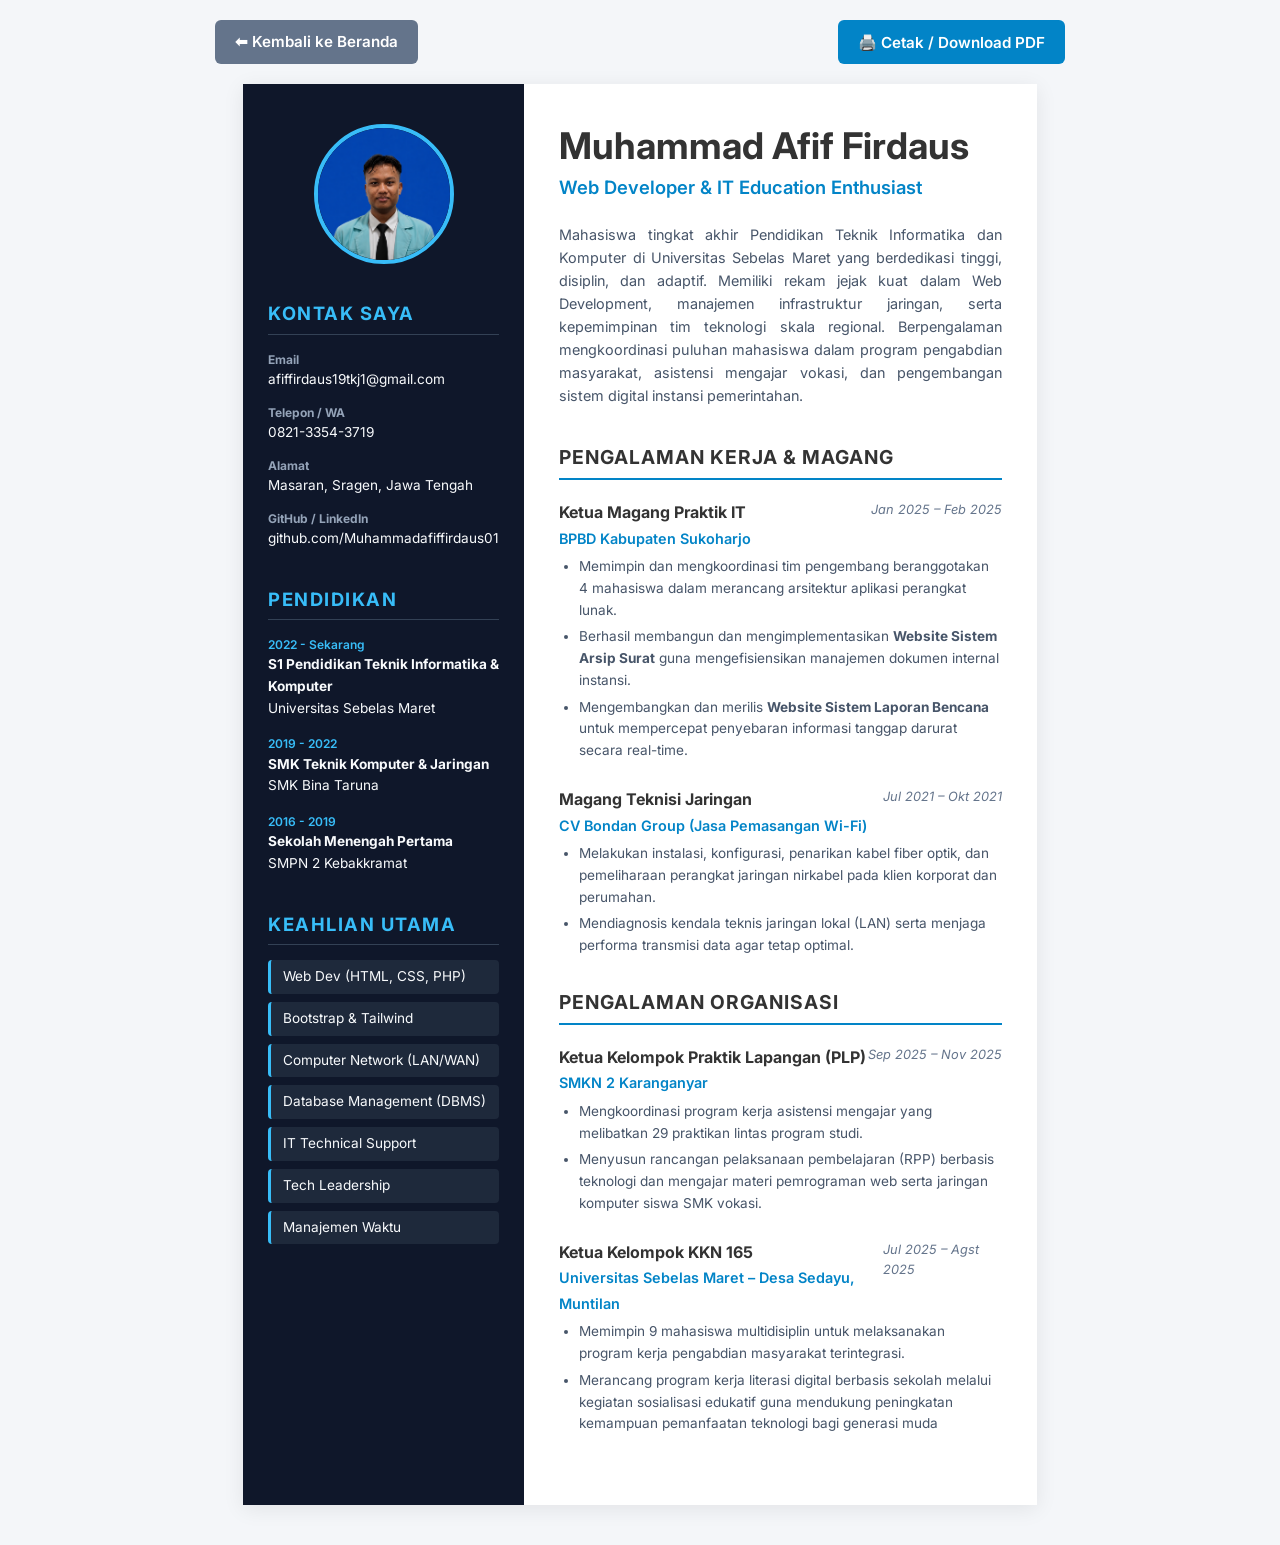
<file: buat_CV.html>
<!DOCTYPE html>
<html lang="id">
<head>
    <meta charset="UTF-8">
    <meta name="viewport" content="width=device-width, initial-scale=1.0">
    <title>CV Muhammad Afif Firdaus</title>
    <style>
    @import url('https://fonts.googleapis.com/css2?family=Inter:wght=300;400;600;700&display=swap');
    
    :root {
        --bg-body: #f4f6f9;
        --bg-cv: #ffffff;
        --text-main: #333333;
        --text-muted: #475569;
        --sidebar-bg: #0f172a;
        --sidebar-text: #f8fafc;
    }

    /* AUTO DETEKSI TEMA USER (GELAP/CERAH) */
    @media (prefers-color-scheme: dark) {
        :root {
            --bg-body: #0f172a;
            --bg-cv: #1e293b;
            --text-main: #f8fafc;
            --text-muted: #cbd5e1;
            --sidebar-bg: #020617;
            --sidebar-text: #f1f5f9;
        }
    }

    * {
        margin: 0;
        padding: 0;
        box-sizing: border-box;
        font-family: 'Inter', sans-serif;
    }

    body {
        background-color: var(--bg-body);
        color: var(--text-main);
        line-height: 1.6;
        padding: 20px 0 40px 0;
    }

    /* ACTION BAR */
    .action-bar {
        max-width: 850px;
        margin: 0 auto 20px auto;
        display: flex;
        justify-content: space-between;
    }

    .btn-action {
        padding: 10px 20px;
        border: none;
        border-radius: 6px;
        font-weight: 600;
        cursor: pointer;
        text-decoration: none;
        display: inline-flex;
        align-items: center;
        gap: 8px;
        font-size: 0.95rem;
        transition: background 0.2s;
    }

    .btn-back {
        background-color: #64748b;
        color: white;
    }

    .btn-back:hover {
        background-color: #475569;
    }

    .btn-download {
        background-color: #0284c7;
        color: white;
    }

    .btn-download:hover {
        background-color: #0369a1;
    }

    /* SOLUSI POTONGAN HALAMAN: Menggunakan width proporsional dan membiarkan height kalkulasi otomatis */
    .cv-container {
        width: 210mm;
        height: auto;
        margin: 0 auto;
        background: var(--bg-cv);
        box-shadow: 0 4px 20px rgba(0,0,0,0.08);
        display: grid;
        grid-template-columns: 1fr 2fr;
    }

    /* SIDEBAR (LEFT) */
    .sidebar {
        background: var(--sidebar-bg);
        color: var(--sidebar-text);
        padding: 40px 25px;
    }

    .profile-img {
        width: 140px;
        height: 140px;
        border-radius: 50%;
        border: 4px solid #38bdf8;
        margin: 0 auto 25px auto;
        display: block;
        object-fit: cover;
    }

    .sidebar-title {
        font-size: 1.15rem;
        text-transform: uppercase;
        letter-spacing: 1.5px;
        color: #38bdf8;
        margin-bottom: 15px;
        margin-top: 35px;
        border-bottom: 1px solid #334155;
        padding-bottom: 5px;
    }

    .contact-item {
        margin-bottom: 12px;
        font-size: 0.85rem;
        word-wrap: break-word;
    }

    .contact-item strong {
        display: block;
        color: #94a3b8;
        font-size: 0.75rem;
    }

    .skill-list {
        list-style: none;
    }

    .skill-list li {
        font-size: 0.85rem;
        margin-bottom: 8px;
        background: #1e293b;
        padding: 6px 12px;
        border-radius: 4px;
        border-left: 3px solid #38bdf8;
        /* Mengamankan item keahlian agar tidak terbelah di tengah kotak */
        page-break-inside: avoid;
        break-inside: avoid;
    }

    .education-item {
        margin-bottom: 15px;
        font-size: 0.85rem;
        page-break-inside: avoid;
        break-inside: avoid;
    }

    .education-item .year {
        color: #38bdf8;
        font-weight: 600;
        font-size: 0.75rem;
    }

    /* MAIN CONTENT (RIGHT) */
    .main-content {
        padding: 40px 35px;
        background: var(--bg-cv);
    }

    .header-name {
        font-size: 2.3rem;
        font-weight: 700;
        color: var(--text-main);
        line-height: 1.2;
    }

    .header-title {
        font-size: 1.15rem;
        color: #0284c7;
        font-weight: 600;
        margin-top: 5px;
        margin-bottom: 20px;
    }

    .summary {
        font-size: 0.9rem;
        color: var(--text-muted);
        text-align: justify;
        margin-bottom: 35px;
    }

    .section-title {
        font-size: 1.2rem;
        color: var(--text-main);
        text-transform: uppercase;
        letter-spacing: 1px;
        margin-bottom: 20px;
        border-bottom: 2px solid #0284c7;
        padding-bottom: 5px;
    }

    .experience-container {
        margin-bottom: 30px;
    }

    .exp-item {
        margin-bottom: 25px;
        /* Memaksa satu blok pengalaman pindah utuh ke halaman berikutnya jika ruang tidak cukup */
        page-break-inside: avoid; 
        break-inside: avoid;
    }

    .exp-header {
        display: flex;
        justify-content: space-between;
        align-items: flex-start;
        margin-bottom: 5px;
    }

    .exp-role {
        font-weight: 700;
        color: var(--text-main);
        font-size: 1rem;
    }

    .exp-company {
        color: #0284c7;
        font-weight: 600;
        font-size: 0.9rem;
    }

    .exp-date {
        font-size: 0.8rem;
        color: #64748b;
        font-style: italic;
    }

    .exp-dots {
        padding-left: 20px;
        font-size: 0.85rem;
        color: var(--text-muted);
    }

    .exp-dots li {
        margin-bottom: 5px;
    }

    /* PENGATURAN PRINTING FIX UNTUK JEDA HALAMAN A4 & BERSIH HEADER FOOTER */
    @media print {
        body { 
            padding: 0; 
            margin: 0;
            background: none; 
        }
        .action-bar { 
            display: none; 
        }
        .cv-container { 
            box-shadow: none; 
            width: 210mm;
            display: grid;
        }
        @page { 
            size: A4; 
            /* Margin 0 ini berfungsi memaksa browser menghapus paksa tulisan header & footer bawaan */
            margin: 0; 
        }
        
        /* Memberikan padding bagian dalam agar konten tidak terlalu mepet ke ujung kertas A4 fisik */
        .sidebar {
            padding: 20mm 25px 20mm 25px;
        }
        .main-content {
            padding: 20mm 35px 20mm 35px;
        }

        body, .cv-container, .main-content, .sidebar {
            -webkit-print-color-adjust: exact !important;
            print-color-adjust: exact !important;
        }
    }
</style>
</head>
<body>

    <!-- ACTION BAR -->
    <div class="action-bar">
        <a href="index.html" class="btn-action btn-back">⬅ Kembali ke Beranda</a>
        <button onclick="window.print()" class="btn-action btn-download">🖨️ Cetak / Download PDF</button>
    </div>

    <!-- CV CONTAINER -->
    <div class="cv-container">
        <!-- SIDEBAR -->
        <div class="sidebar">
            <img src="img/fotoafifalmetuns.png" alt="Muhammad Afif Firdaus" class="profile-img">
            
            <h3 class="sidebar-title">Kontak Saya</h3>
            <div class="contact-item">
                <strong>Email</strong>
                afiffirdaus19tkj1@gmail.com
            </div>
            <div class="contact-item">
                <strong>Telepon / WA</strong>
                0821-3354-3719
            </div>
            <div class="contact-item">
                <strong>Alamat</strong>
                Masaran, Sragen, Jawa Tengah
            </div>
            <div class="contact-item">
                <strong>GitHub / LinkedIn</strong>
                github.com/Muhammadafiffirdaus01
            </div>

            <h3 class="sidebar-title">Pendidikan</h3>
            <div class="education-item">
                <div class="year">2022 - Sekarang</div>
                <strong>S1 Pendidikan Teknik Informatika & Komputer</strong>
                <p>Universitas Sebelas Maret</p>
            </div>
            <div class="education-item">
                <div class="year">2019 - 2022</div>
                <strong>SMK Teknik Komputer & Jaringan</strong>
                <p>SMK Bina Taruna</p>
            </div>
            <div class="education-item">
                <div class="year">2016 - 2019</div>
                <strong>Sekolah Menengah Pertama</strong>
                <p>SMPN 2 Kebakkramat</p>
            </div>

            <h3 class="sidebar-title">Keahlian Utama</h3>
            <ul class="skill-list">
                <li>Web Dev (HTML, CSS, PHP)</li>
                <li>Bootstrap & Tailwind</li>
                <li>Computer Network (LAN/WAN)</li>
                <li>Database Management (DBMS)</li>
                <li>IT Technical Support</li>
                <li>Tech Leadership</li>
                <li>Manajemen Waktu</li>
            </ul>
        </div>

        <!-- MAIN CONTENT -->
        <div class="main-content">
            <h1 class="header-name">Muhammad Afif Firdaus</h1>
            <div class="header-title">Web Developer & IT Education Enthusiast</div>
            
            <p class="summary">
                Mahasiswa tingkat akhir Pendidikan Teknik Informatika dan Komputer di Universitas Sebelas Maret yang berdedikasi tinggi, disiplin, dan adaptif. Memiliki rekam jejak kuat dalam Web Development, manajemen infrastruktur jaringan, serta kepemimpinan tim teknologi skala regional. Berpengalaman mengkoordinasi puluhan mahasiswa dalam program pengabdian masyarakat, asistensi mengajar vokasi, dan pengembangan sistem digital instansi pemerintahan.
            </p>

            <h2 class="section-title">Pengalaman Kerja & Magang</h2>
            <div class="experience-container">
                <div class="exp-item">
                    <div class="exp-header">
                        <div>
                            <span class="exp-role">Ketua Magang Praktik IT</span>
                            <br><span class="exp-company">BPBD Kabupaten Sukoharjo</span>
                        </div>
                        <span class="exp-date">Jan 2025 – Feb 2025</span>
                    </div>
                    <ul class="exp-dots">
                        <li>Memimpin dan mengkoordinasi tim pengembang beranggotakan 4 mahasiswa dalam merancang arsitektur aplikasi perangkat lunak.</li>
                        <li>Berhasil membangun dan mengimplementasikan <strong>Website Sistem Arsip Surat</strong> guna mengefisiensikan manajemen dokumen internal instansi.</li>
                        <li>Mengembangkan dan merilis <strong>Website Sistem Laporan Bencana</strong> untuk mempercepat penyebaran informasi tanggap darurat secara real-time.</li>
                    </ul>
                </div>

                <div class="exp-item">
                    <div class="exp-header">
                        <div>
                            <span class="exp-role">Magang Teknisi Jaringan</span>
                            <br><span class="exp-company">CV Bondan Group (Jasa Pemasangan Wi-Fi)</span>
                        </div>
                        <span class="exp-date">Jul 2021 – Okt 2021</span>
                    </div>
                    <ul class="exp-dots">
                        <li>Melakukan instalasi, konfigurasi, penarikan kabel fiber optik, dan pemeliharaan perangkat jaringan nirkabel pada klien korporat dan perumahan.</li>
                        <li>Mendiagnosis kendala teknis jaringan lokal (LAN) serta menjaga performa transmisi data agar tetap optimal.</li>
                    </ul>
                </div>
            </div>

            <h2 class="section-title">Pengalaman Organisasi</h2>
            <div class="experience-container">
                <div class="exp-item">
                    <div class="exp-header">
                        <div>
                            <span class="exp-role">Ketua Kelompok Praktik Lapangan (PLP)</span>
                            <br><span class="exp-company">SMKN 2 Karanganyar</span>
                        </div>
                        <span class="exp-date">Sep 2025 – Nov 2025</span>
                    </div>
                    <ul class="exp-dots">
                        <li>Mengkoordinasi program kerja asistensi mengajar yang melibatkan 29 praktikan lintas program studi.</li>
                        <li>Menyusun rancangan pelaksanaan pembelajaran (RPP) berbasis teknologi dan mengajar materi pemrograman web serta jaringan komputer siswa SMK vokasi.</li>
                    </ul>
                </div>

                <div class="exp-item">
                    <div class="exp-header">
                        <div>
                            <span class="exp-role">Ketua Kelompok KKN 165</span>
                            <br><span class="exp-company">Universitas Sebelas Maret – Desa Sedayu, Muntilan</span>
                        </div>
                        <span class="exp-date">Jul 2025 – Agst 2025</span>
                    </div>
                    <ul class="exp-dots">
                        <li>Memimpin 9 mahasiswa multidisiplin untuk melaksanakan program kerja pengabdian masyarakat terintegrasi.</li>
                        <li>Merancang program kerja literasi digital berbasis sekolah melalui kegiatan sosialisasi edukatif guna mendukung peningkatan kemampuan pemanfaatan teknologi bagi generasi muda</li>
                    </ul>
                </div>
            </div>
        </div>
    </div>

</body>
</html>
</file>
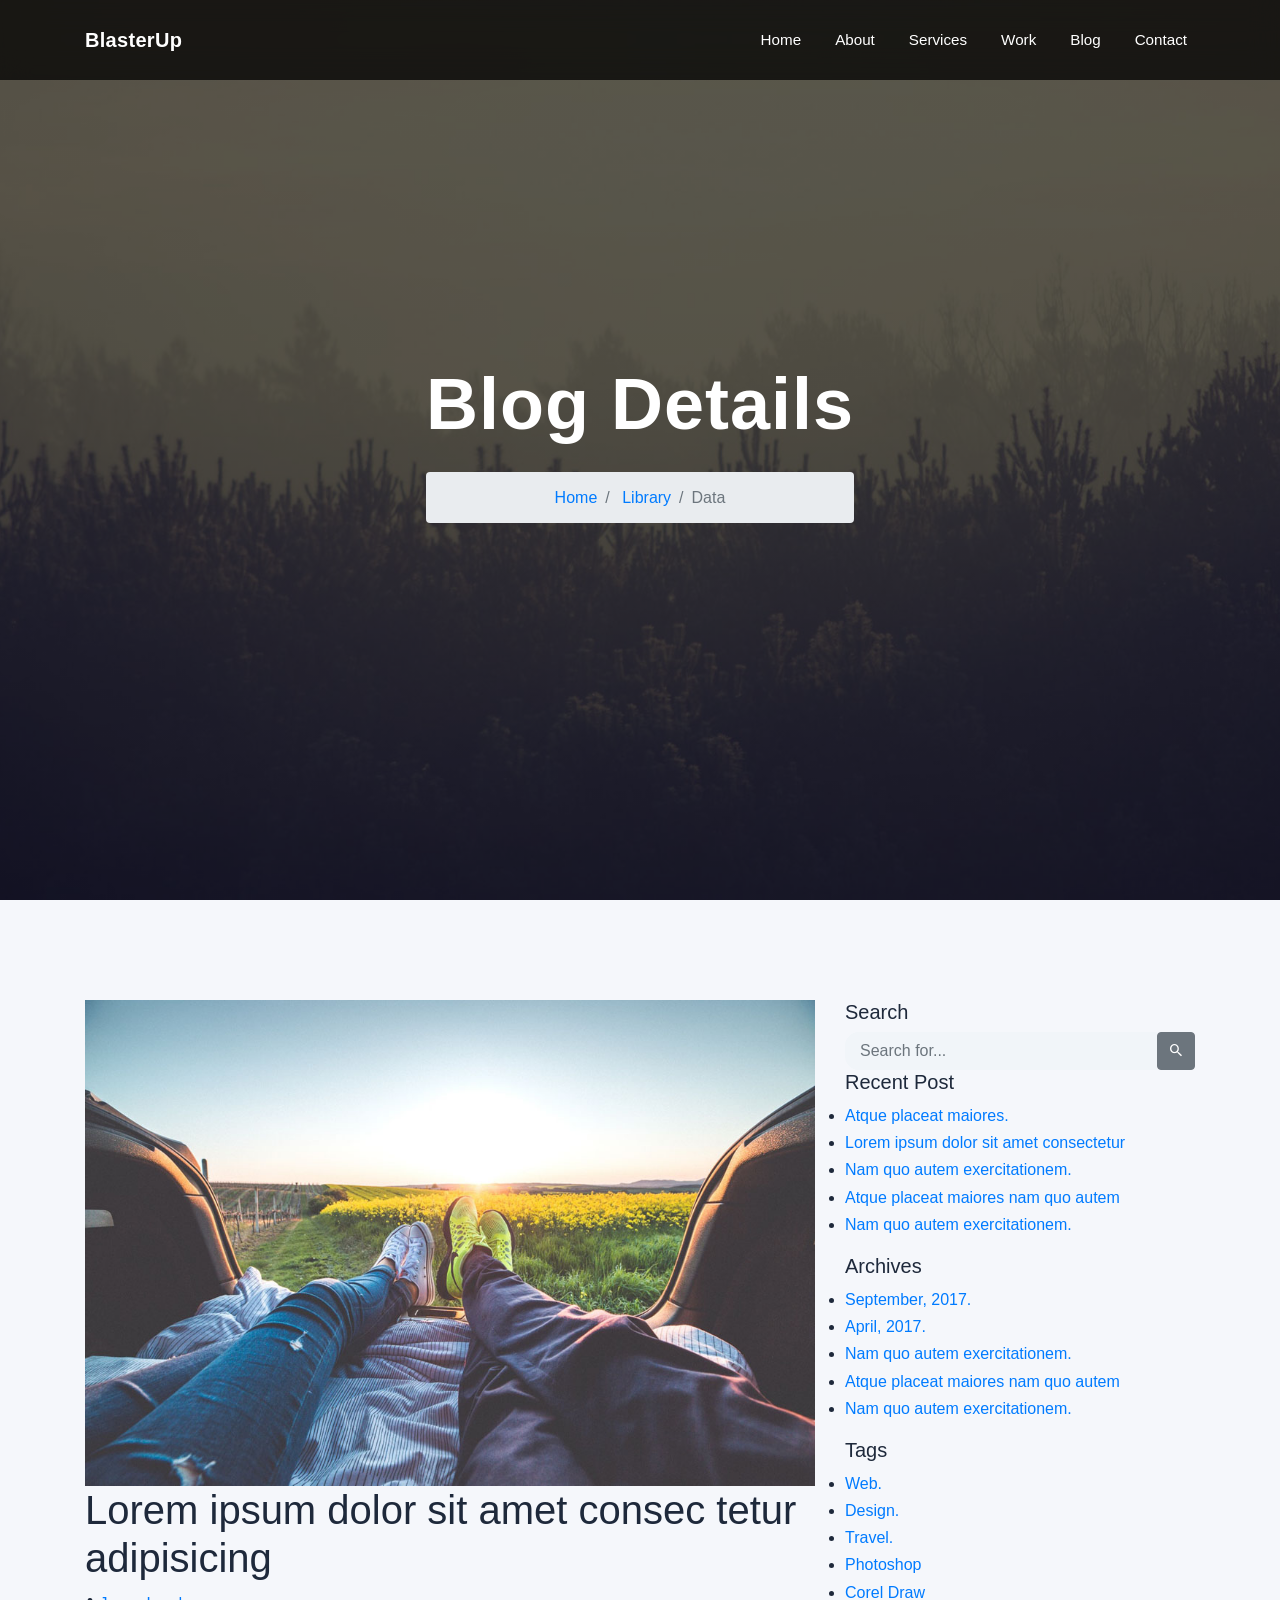
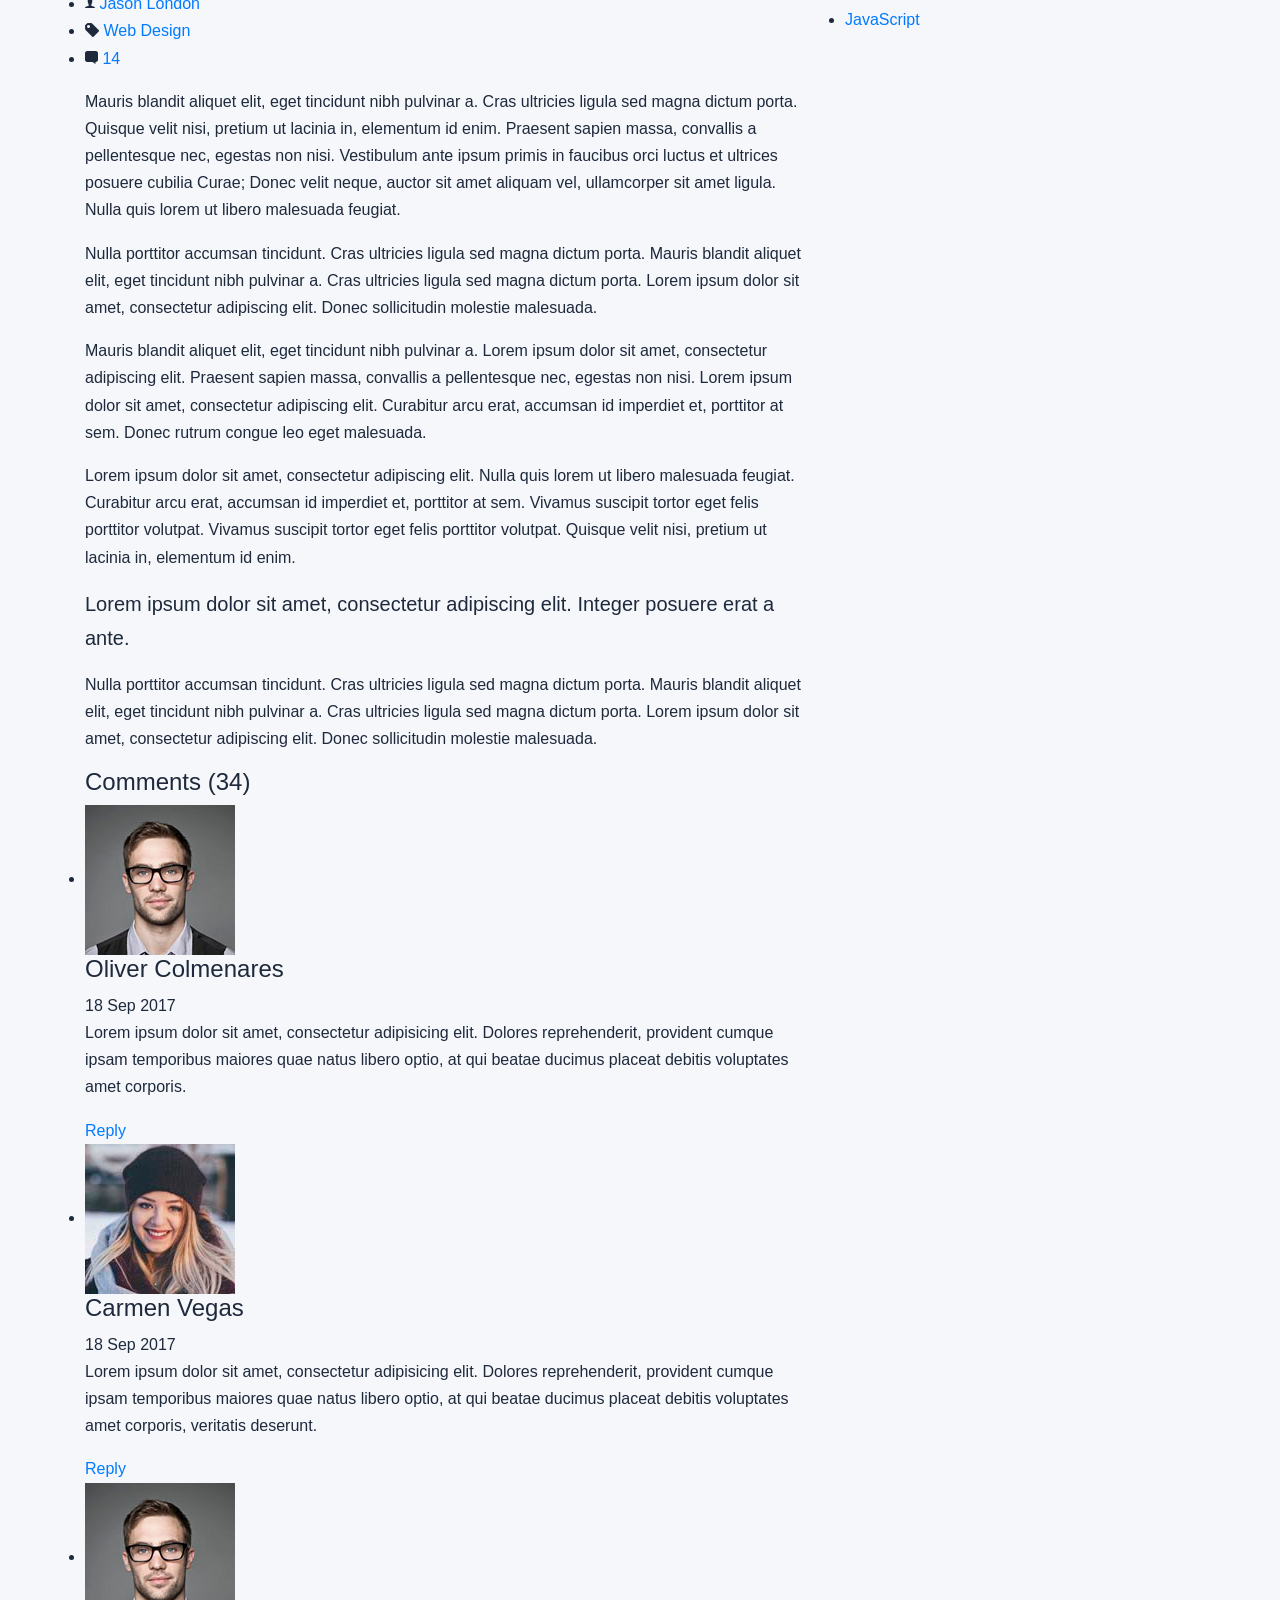
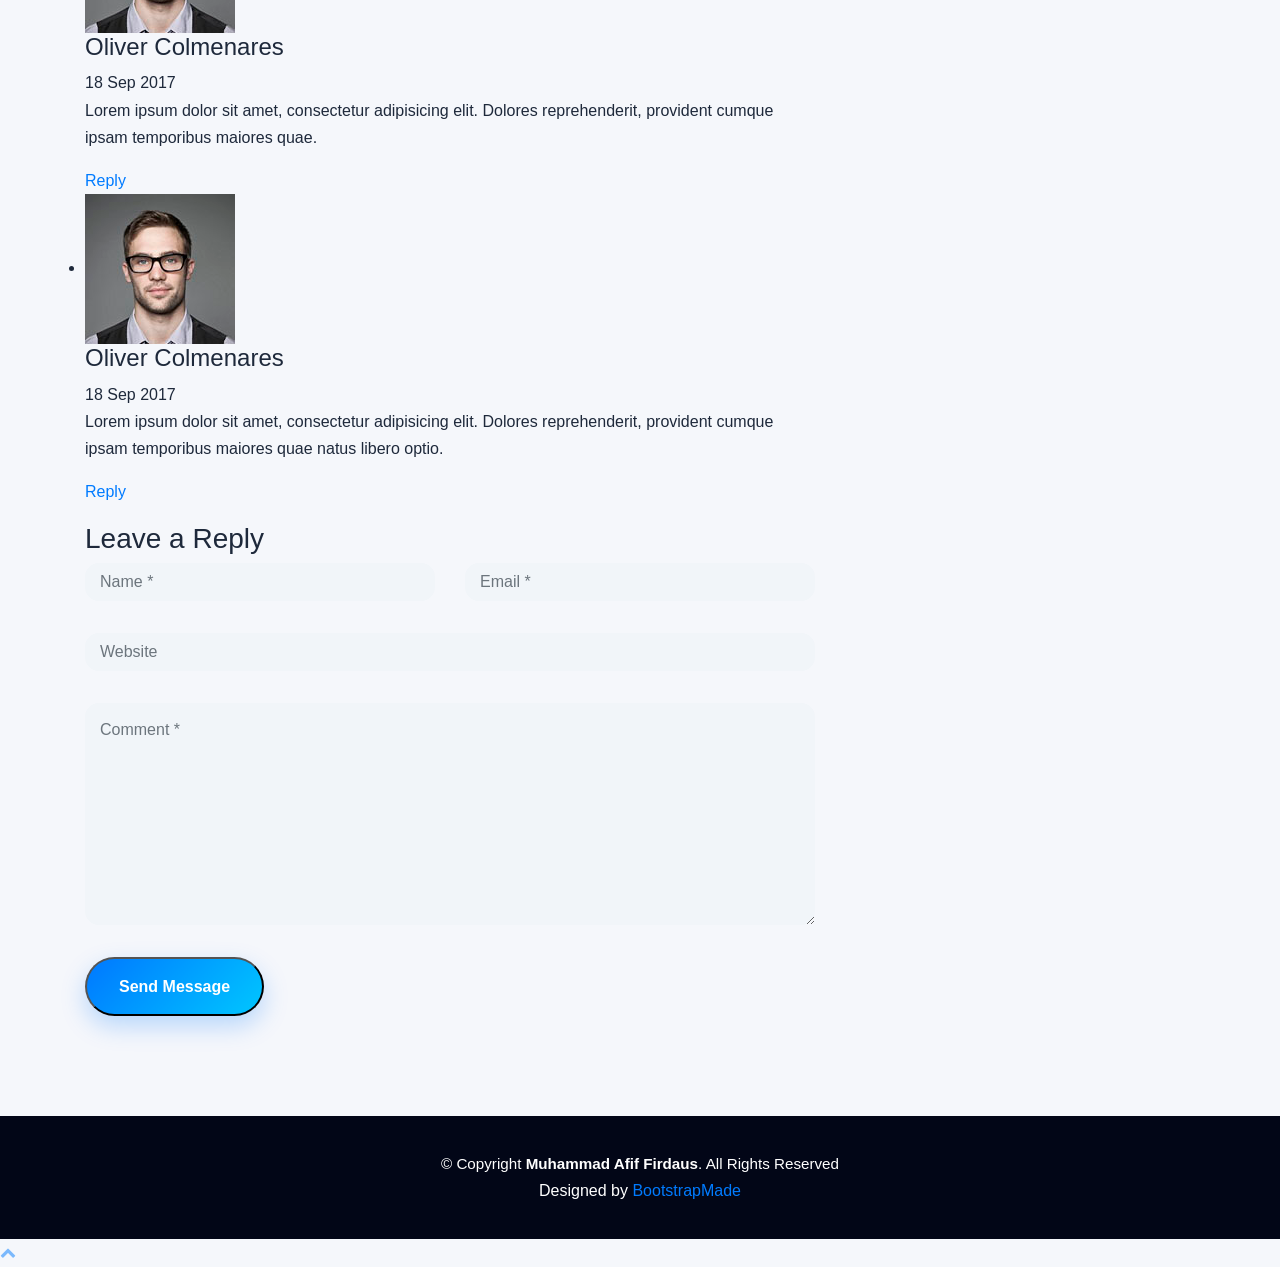
<file: cv/blog-single.html>
<!DOCTYPE html>
<html lang="en">
<head>
  <meta charset="utf-8">
  <title>Muhammad Afif Firdaus</title>
  <meta content="width=device-width, initial-scale=1.0" name="viewport">
  <meta content="" name="keywords">
  <meta content="" name="description">

  <!-- Favicons -->
  <link href="img/favicon.png" rel="icon">
  <link href="img/apple-touch-icon.png" rel="apple-touch-icon">

  <!-- Bootstrap CSS File -->
  <link href="lib/bootstrap/css/bootstrap.min.css" rel="stylesheet">

  <!-- Libraries CSS Files -->
  <link href="lib/font-awesome/css/font-awesome.min.css" rel="stylesheet">
  <link href="lib/animate/animate.min.css" rel="stylesheet">
  <link href="lib/ionicons/css/ionicons.min.css" rel="stylesheet">
  <link href="lib/owlcarousel/assets/owl.carousel.min.css" rel="stylesheet">
  <link href="lib/lightbox/css/lightbox.min.css" rel="stylesheet">

  <!-- Main Stylesheet File -->
  <link href="css/style.css" rel="stylesheet">

  <!-- =======================================================
    Theme Name: DevFolio
    Theme URL: https://bootstrapmade.com/devfolio-bootstrap-portfolio-html-template/
    Author: BootstrapMade.com
    License: https://bootstrapmade.com/license/
  ======================================================= -->
</head>

<body>
  <!--/ Nav Star /-->
  <nav class="navbar navbar-b navbar-trans navbar-expand-md fixed-top" id="mainNav">
    <div class="container">
      <a class="navbar-brand js-scroll" href="#page-top">BlasterUp</a>
      <button class="navbar-toggler collapsed" type="button" data-toggle="collapse" data-target="#navbarDefault"
        aria-controls="navbarDefault" aria-expanded="false" aria-label="Toggle navigation">
        <span></span>
        <span></span>
        <span></span>
      </button>
      <div class="navbar-collapse collapse justify-content-end" id="navbarDefault">
        <ul class="navbar-nav">
          <li class="nav-item">
            <a class="nav-link js-scroll" href="index.html">Home</a>
          </li>
          <li class="nav-item">
            <a class="nav-link js-scroll" href="#">About</a>
          </li>
          <li class="nav-item">
            <a class="nav-link js-scroll" href="#">Services</a>
          </li>
          <li class="nav-item">
            <a class="nav-link js-scroll" href="#">Work</a>
          </li>
          <li class="nav-item">
            <a class="nav-link js-scroll" href="#">Blog</a>
          </li>
          <li class="nav-item">
            <a class="nav-link js-scroll" href="#">Contact</a>
          </li>
        </ul>
      </div>
    </div>
  </nav>
  <!--/ Nav End /-->

  <!--/ Intro Skew Star /-->
  <div class="intro intro-single route bg-image" style="background-image: url(img/overlay-bg.jpg)">
    <div class="overlay-mf"></div>
    <div class="intro-content display-table">
      <div class="table-cell">
        <div class="container">
          <h2 class="intro-title mb-4">Blog Details</h2>
          <ol class="breadcrumb d-flex justify-content-center">
            <li class="breadcrumb-item">
              <a href="#">Home</a>
            </li>
            <li class="breadcrumb-item">
              <a href="#">Library</a>
            </li>
            <li class="breadcrumb-item active">Data</li>
          </ol>
        </div>
      </div>
    </div>
  </div>
  <!--/ Intro Skew End /-->

  <!--/ Section Blog-Single Star /-->
  <section class="blog-wrapper sect-pt4" id="blog">
    <div class="container">
      <div class="row">
        <div class="col-md-8">
          <div class="post-box">
            <div class="post-thumb">
              <img src="img/post-1.jpg" class="img-fluid" alt="">
            </div>
            <div class="post-meta">
              <h1 class="article-title">Lorem ipsum dolor sit amet consec tetur adipisicing</h1>
              <ul>
                <li>
                  <span class="ion-ios-person"></span>
                  <a href="#">Jason London</a>
                </li>
                <li>
                  <span class="ion-pricetag"></span>
                  <a href="#">Web Design</a>
                </li>
                <li>
                  <span class="ion-chatbox"></span>
                  <a href="#">14</a>
                </li>
              </ul>
            </div>
            <div class="article-content">
              <p>
                Mauris blandit aliquet elit, eget tincidunt nibh pulvinar a. Cras ultricies ligula sed magna dictum
                porta. Quisque velit
                nisi, pretium ut lacinia in, elementum id enim. Praesent sapien massa, convallis a pellentesque
                nec, egestas non nisi. Vestibulum ante ipsum primis in faucibus orci luctus et ultrices posuere
                cubilia Curae; Donec velit neque, auctor sit amet aliquam vel, ullamcorper sit amet ligula.
                Nulla quis lorem ut libero malesuada feugiat.
              </p>
              <p>
                Nulla porttitor accumsan tincidunt. Cras ultricies ligula sed magna dictum porta. Mauris blandit
                aliquet elit, eget tincidunt
                nibh pulvinar a. Cras ultricies ligula sed magna dictum porta. Lorem ipsum dolor sit amet,
                consectetur adipiscing elit. Donec sollicitudin molestie malesuada.
              </p>
              <p>
                Mauris blandit aliquet elit, eget tincidunt nibh pulvinar a. Lorem ipsum dolor sit amet, consectetur
                adipiscing elit. Praesent
                sapien massa, convallis a pellentesque nec, egestas non nisi. Lorem ipsum dolor sit amet,
                consectetur adipiscing elit. Curabitur arcu erat, accumsan id imperdiet et, porttitor at
                sem. Donec rutrum congue leo eget malesuada.
              </p>
              <p>
                Lorem ipsum dolor sit amet, consectetur adipiscing elit. Nulla quis lorem ut libero malesuada feugiat.
                Curabitur arcu erat,
                accumsan id imperdiet et, porttitor at sem. Vivamus suscipit tortor eget felis porttitor
                volutpat. Vivamus suscipit tortor eget felis porttitor volutpat. Quisque velit nisi, pretium
                ut lacinia in, elementum id enim.
              </p>
              <blockquote class="blockquote">
                <p class="mb-0">Lorem ipsum dolor sit amet, consectetur adipiscing elit. Integer posuere erat a ante.</p>
              </blockquote>
              <p>
                Nulla porttitor accumsan tincidunt. Cras ultricies ligula sed magna dictum porta. Mauris blandit
                aliquet elit, eget tincidunt
                nibh pulvinar a. Cras ultricies ligula sed magna dictum porta. Lorem ipsum dolor sit amet,
                consectetur adipiscing elit. Donec sollicitudin molestie malesuada.
              </p>
            </div>
          </div>
          <div class="box-comments">
            <div class="title-box-2">
              <h4 class="title-comments title-left">Comments (34)</h4>
            </div>
            <ul class="list-comments">
              <li>
                <div class="comment-avatar">
                  <img src="img/testimonial-2.jpg" alt="">
                </div>
                <div class="comment-details">
                  <h4 class="comment-author">Oliver Colmenares</h4>
                  <span>18 Sep 2017</span>
                  <p>
                    Lorem ipsum dolor sit amet, consectetur adipisicing elit. Dolores reprehenderit, provident cumque
                    ipsam temporibus maiores
                    quae natus libero optio, at qui beatae ducimus placeat debitis voluptates amet corporis.
                  </p>
                  <a href="3">Reply</a>
                </div>
              </li>
              <li>
                <div class="comment-avatar">
                  <img src="img/testimonial-4.jpg" alt="">
                </div>
                <div class="comment-details">
                  <h4 class="comment-author">Carmen Vegas</h4>
                  <span>18 Sep 2017</span>
                  <p>
                    Lorem ipsum dolor sit amet, consectetur adipisicing elit. Dolores reprehenderit, provident cumque
                    ipsam temporibus maiores
                    quae natus libero optio, at qui beatae ducimus placeat debitis voluptates amet corporis,
                    veritatis deserunt.
                  </p>
                  <a href="3">Reply</a>
                </div>
              </li>
              <li class="comment-children">
                <div class="comment-avatar">
                  <img src="img/testimonial-2.jpg" alt="">
                </div>
                <div class="comment-details">
                  <h4 class="comment-author">Oliver Colmenares</h4>
                  <span>18 Sep 2017</span>
                  <p>
                    Lorem ipsum dolor sit amet, consectetur adipisicing elit. Dolores reprehenderit, provident cumque
                    ipsam temporibus maiores
                    quae.
                  </p>
                  <a href="3">Reply</a>
                </div>
              </li>
              <li>
                <div class="comment-avatar">
                  <img src="img/testimonial-2.jpg" alt="">
                </div>
                <div class="comment-details">
                  <h4 class="comment-author">Oliver Colmenares</h4>
                  <span>18 Sep 2017</span>
                  <p>
                    Lorem ipsum dolor sit amet, consectetur adipisicing elit. Dolores reprehenderit, provident cumque
                    ipsam temporibus maiores
                    quae natus libero optio.
                  </p>
                  <a href="3">Reply</a>
                </div>
              </li>
            </ul>
          </div>
          <div class="form-comments">
            <div class="title-box-2">
              <h3 class="title-left">
                Leave a Reply
              </h3>
            </div>
            <form class="form-mf">
              <div class="row">
                <div class="col-md-6 mb-3">
                  <div class="form-group">
                    <input type="text" class="form-control input-mf" id="inputName" placeholder="Name *" required>
                  </div>
                </div>
                <div class="col-md-6 mb-3">
                  <div class="form-group">
                    <input type="email" class="form-control input-mf" id="inputEmail1" placeholder="Email *" required>
                  </div>
                </div>
                <div class="col-md-12 mb-3">
                  <div class="form-group">
                    <input type="url" class="form-control input-mf" id="inputUrl" placeholder="Website">
                  </div>
                </div>
                <div class="col-md-12 mb-3">
                  <div class="form-group">
                    <textarea id="textMessage" class="form-control input-mf" placeholder="Comment *" name="message"
                      cols="45" rows="8" required></textarea>
                  </div>
                </div>
                <div class="col-md-12">
                  <button type="submit" class="button button-a button-big button-rouded">Send Message</button>
                </div>
              </div>
            </form>
          </div>
        </div>
        <div class="col-md-4">
          <div class="widget-sidebar sidebar-search">
            <h5 class="sidebar-title">Search</h5>
            <div class="sidebar-content">
              <form>
                <div class="input-group">
                  <input type="text" class="form-control" placeholder="Search for..." aria-label="Search for...">
                  <span class="input-group-btn">
                    <button class="btn btn-secondary btn-search" type="button">
                      <span class="ion-android-search"></span>
                    </button>
                  </span>
                </div>
              </form>
            </div>
          </div>
          <div class="widget-sidebar">
            <h5 class="sidebar-title">Recent Post</h5>
            <div class="sidebar-content">
              <ul class="list-sidebar">
                <li>
                  <a href="#">Atque placeat maiores.</a>
                </li>
                <li>
                  <a href="#">Lorem ipsum dolor sit amet consectetur</a>
                </li>
                <li>
                  <a href="#">Nam quo autem exercitationem.</a>
                </li>
                <li>
                  <a href="#">Atque placeat maiores nam quo autem</a>
                </li>
                <li>
                  <a href="#">Nam quo autem exercitationem.</a>
                </li>
              </ul>
            </div>
          </div>
          <div class="widget-sidebar">
            <h5 class="sidebar-title">Archives</h5>
            <div class="sidebar-content">
              <ul class="list-sidebar">
                <li>
                  <a href="#">September, 2017.</a>
                </li>
                <li>
                  <a href="#">April, 2017.</a>
                </li>
                <li>
                  <a href="#">Nam quo autem exercitationem.</a>
                </li>
                <li>
                  <a href="#">Atque placeat maiores nam quo autem</a>
                </li>
                <li>
                  <a href="#">Nam quo autem exercitationem.</a>
                </li>
              </ul>
            </div>
          </div>
          <div class="widget-sidebar widget-tags">
            <h5 class="sidebar-title">Tags</h5>
            <div class="sidebar-content">
              <ul>
                <li>
                  <a href="#">Web.</a>
                </li>
                <li>
                  <a href="#">Design.</a>
                </li>
                <li>
                  <a href="#">Travel.</a>
                </li>
                <li>
                  <a href="#">Photoshop</a>
                </li>
                <li>
                  <a href="#">Corel Draw</a>
                </li>
                <li>
                  <a href="#">JavaScript</a>
                </li>
              </ul>
            </div>
          </div>
        </div>
      </div>
    </div>
  </section>
  <!--/ Section Blog-Single End /-->

  <!--/ Section Contact-Footer Star /-->
  <section class="paralax-mf footer-paralax bg-image sect-mt4 route" style="background-image: url(img/overlay-bg.jpg)">
    <div class="overlay-mf"></div>
    <footer>
      <div class="container">
        <div class="row">
          <div class="col-sm-12">
            <div class="copyright-box">
              <p class="copyright">&copy; Copyright <strong>Muhammad Afif Firdaus</strong>. All Rights Reserved</p>
              <div class="credits">
                <!--
                  All the links in the footer should remain intact.
                  You can delete the links only if you purchased the pro version.
                  Licensing information: https://bootstrapmade.com/license/
                  Purchase the pro version with working PHP/AJAX contact form: https://bootstrapmade.com/buy/?theme=DevFolio
                -->
                Designed by <a href="https://bootstrapmade.com/">BootstrapMade</a>
              </div>
            </div>
          </div>
        </div>
      </div>
    </footer>
  </section>
  <!--/ Section Contact-footer End /-->

  <a href="#" class="back-to-top"><i class="fa fa-chevron-up"></i></a>
  <div id="preloader"></div>

  <!-- JavaScript Libraries -->
  <script src="lib/jquery/jquery.min.js"></script>
  <script src="lib/jquery/jquery-migrate.min.js"></script>
  <script src="lib/popper/popper.min.js"></script>
  <script src="lib/bootstrap/js/bootstrap.min.js"></script>
  <script src="lib/easing/easing.min.js"></script>
  <script src="lib/counterup/jquery.waypoints.min.js"></script>
  <script src="lib/counterup/jquery.counterup.js"></script>
  <script src="lib/owlcarousel/owl.carousel.min.js"></script>
  <script src="lib/lightbox/js/lightbox.min.js"></script>
  <script src="lib/typed/typed.min.js"></script>
  <!-- Contact Form JavaScript File -->
  <script src="contactform/contactform.js"></script>

  <!-- Template Main Javascript File -->
  <script src="js/main.js"></script>

</body>
</html>
</file>
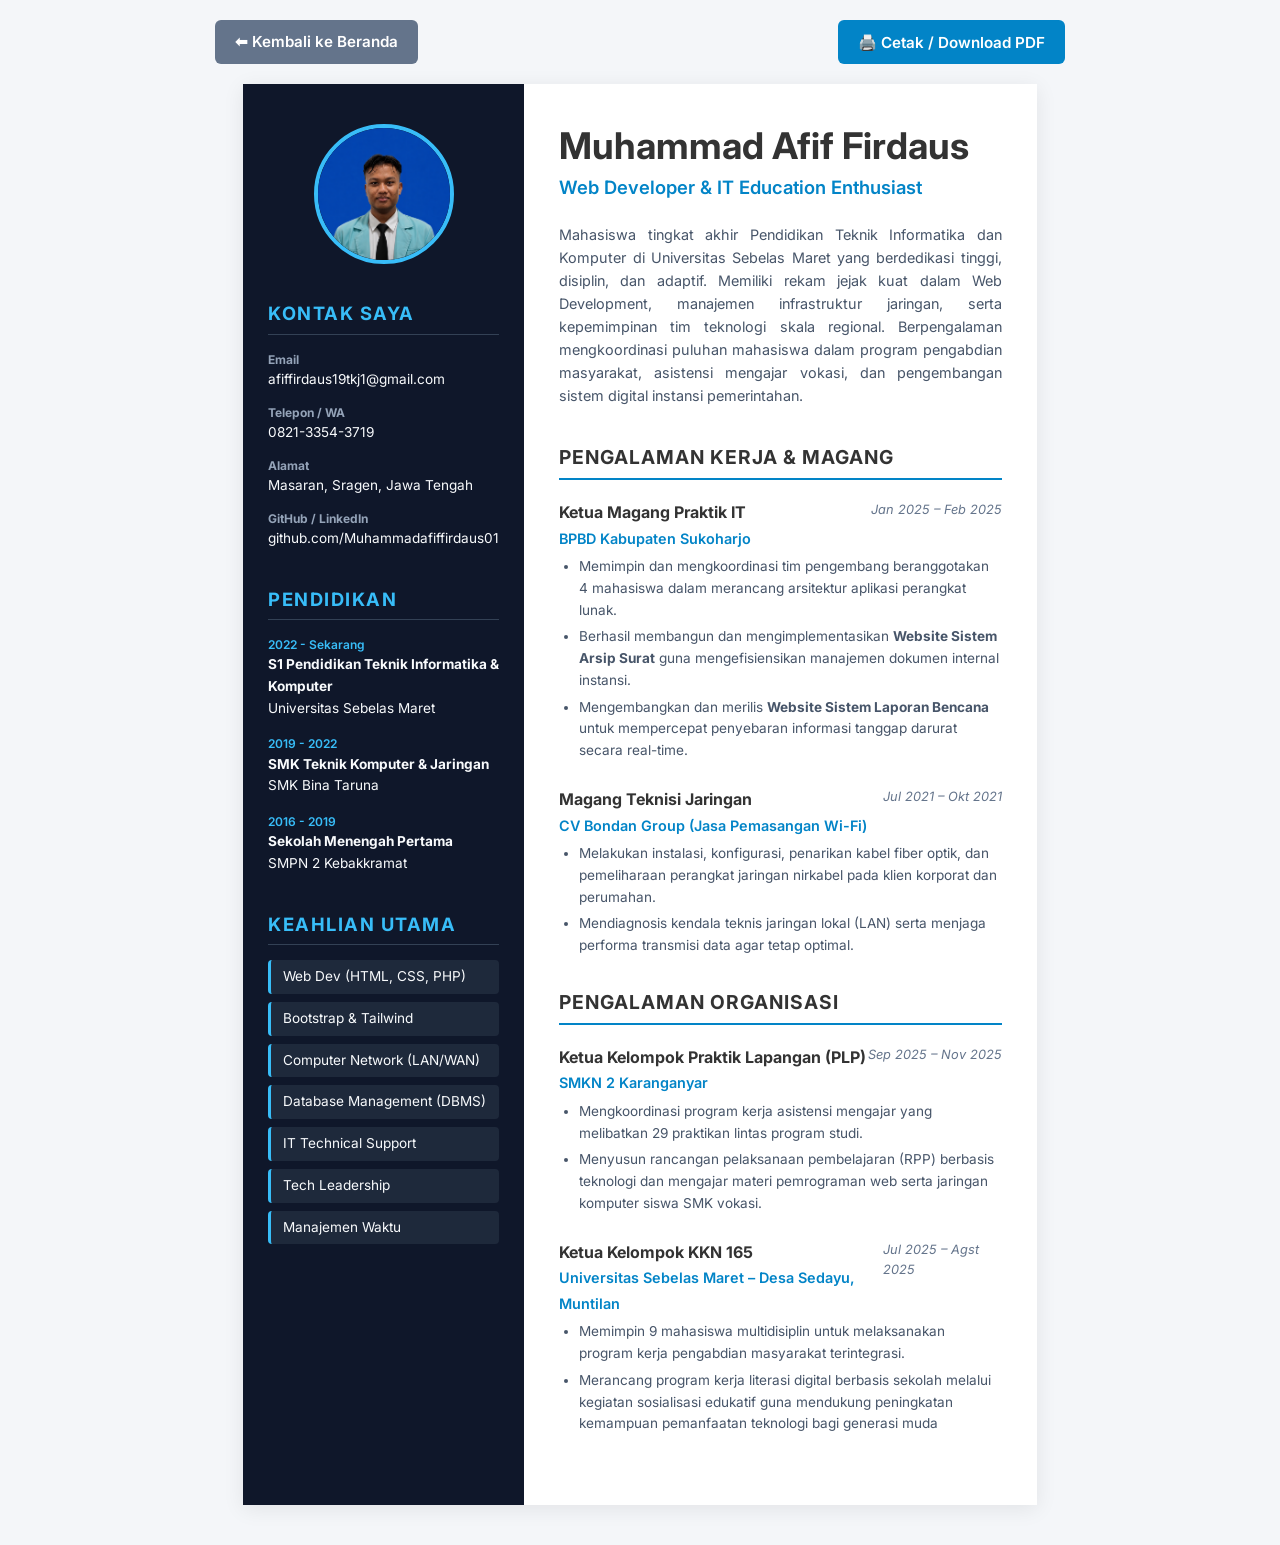
<file: cv/buat_CV.html>
<!DOCTYPE html>
<html lang="id">
<head>
    <meta charset="UTF-8">
    <meta name="viewport" content="width=device-width, initial-scale=1.0">
    <title>CV Muhammad Afif Firdaus</title>
    <style>
    @import url('https://fonts.googleapis.com/css2?family=Inter:wght=300;400;600;700&display=swap');
    
    :root {
        --bg-body: #f4f6f9;
        --bg-cv: #ffffff;
        --text-main: #333333;
        --text-muted: #475569;
        --sidebar-bg: #0f172a;
        --sidebar-text: #f8fafc;
    }

    /* AUTO DETEKSI TEMA USER (GELAP/CERAH) */
    @media (prefers-color-scheme: dark) {
        :root {
            --bg-body: #0f172a;
            --bg-cv: #1e293b;
            --text-main: #f8fafc;
            --text-muted: #cbd5e1;
            --sidebar-bg: #020617;
            --sidebar-text: #f1f5f9;
        }
    }

    * {
        margin: 0;
        padding: 0;
        box-sizing: border-box;
        font-family: 'Inter', sans-serif;
    }

    body {
        background-color: var(--bg-body);
        color: var(--text-main);
        line-height: 1.6;
        padding: 20px 0 40px 0;
    }

    /* ACTION BAR */
    .action-bar {
        max-width: 850px;
        margin: 0 auto 20px auto;
        display: flex;
        justify-content: space-between;
    }

    .btn-action {
        padding: 10px 20px;
        border: none;
        border-radius: 6px;
        font-weight: 600;
        cursor: pointer;
        text-decoration: none;
        display: inline-flex;
        align-items: center;
        gap: 8px;
        font-size: 0.95rem;
        transition: background 0.2s;
    }

    .btn-back {
        background-color: #64748b;
        color: white;
    }

    .btn-back:hover {
        background-color: #475569;
    }

    .btn-download {
        background-color: #0284c7;
        color: white;
    }

    .btn-download:hover {
        background-color: #0369a1;
    }

    /* SOLUSI POTONGAN HALAMAN: Menggunakan width proporsional dan membiarkan height kalkulasi otomatis */
    .cv-container {
        width: 210mm;
        height: auto;
        margin: 0 auto;
        background: var(--bg-cv);
        box-shadow: 0 4px 20px rgba(0,0,0,0.08);
        display: grid;
        grid-template-columns: 1fr 2fr;
    }

    /* SIDEBAR (LEFT) */
    .sidebar {
        background: var(--sidebar-bg);
        color: var(--sidebar-text);
        padding: 40px 25px;
    }

    .profile-img {
        width: 140px;
        height: 140px;
        border-radius: 50%;
        border: 4px solid #38bdf8;
        margin: 0 auto 25px auto;
        display: block;
        object-fit: cover;
    }

    .sidebar-title {
        font-size: 1.15rem;
        text-transform: uppercase;
        letter-spacing: 1.5px;
        color: #38bdf8;
        margin-bottom: 15px;
        margin-top: 35px;
        border-bottom: 1px solid #334155;
        padding-bottom: 5px;
    }

    .contact-item {
        margin-bottom: 12px;
        font-size: 0.85rem;
        word-wrap: break-word;
    }

    .contact-item strong {
        display: block;
        color: #94a3b8;
        font-size: 0.75rem;
    }

    .skill-list {
        list-style: none;
    }

    .skill-list li {
        font-size: 0.85rem;
        margin-bottom: 8px;
        background: #1e293b;
        padding: 6px 12px;
        border-radius: 4px;
        border-left: 3px solid #38bdf8;
        /* Mengamankan item keahlian agar tidak terbelah di tengah kotak */
        page-break-inside: avoid;
        break-inside: avoid;
    }

    .education-item {
        margin-bottom: 15px;
        font-size: 0.85rem;
        page-break-inside: avoid;
        break-inside: avoid;
    }

    .education-item .year {
        color: #38bdf8;
        font-weight: 600;
        font-size: 0.75rem;
    }

    /* MAIN CONTENT (RIGHT) */
    .main-content {
        padding: 40px 35px;
        background: var(--bg-cv);
    }

    .header-name {
        font-size: 2.3rem;
        font-weight: 700;
        color: var(--text-main);
        line-height: 1.2;
    }

    .header-title {
        font-size: 1.15rem;
        color: #0284c7;
        font-weight: 600;
        margin-top: 5px;
        margin-bottom: 20px;
    }

    .summary {
        font-size: 0.9rem;
        color: var(--text-muted);
        text-align: justify;
        margin-bottom: 35px;
    }

    .section-title {
        font-size: 1.2rem;
        color: var(--text-main);
        text-transform: uppercase;
        letter-spacing: 1px;
        margin-bottom: 20px;
        border-bottom: 2px solid #0284c7;
        padding-bottom: 5px;
    }

    .experience-container {
        margin-bottom: 30px;
    }

    .exp-item {
        margin-bottom: 25px;
        /* Memaksa satu blok pengalaman pindah utuh ke halaman berikutnya jika ruang tidak cukup */
        page-break-inside: avoid; 
        break-inside: avoid;
    }

    .exp-header {
        display: flex;
        justify-content: space-between;
        align-items: flex-start;
        margin-bottom: 5px;
    }

    .exp-role {
        font-weight: 700;
        color: var(--text-main);
        font-size: 1rem;
    }

    .exp-company {
        color: #0284c7;
        font-weight: 600;
        font-size: 0.9rem;
    }

    .exp-date {
        font-size: 0.8rem;
        color: #64748b;
        font-style: italic;
    }

    .exp-dots {
        padding-left: 20px;
        font-size: 0.85rem;
        color: var(--text-muted);
    }

    .exp-dots li {
        margin-bottom: 5px;
    }

    /* PENGATURAN PRINTING FIX UNTUK JEDA HALAMAN A4 & BERSIH HEADER FOOTER */
    @media print {
        body { 
            padding: 0; 
            margin: 0;
            background: none; 
        }
        .action-bar { 
            display: none; 
        }
        .cv-container { 
            box-shadow: none; 
            width: 210mm;
            display: grid;
        }
        @page { 
            size: A4; 
            /* Margin 0 ini berfungsi memaksa browser menghapus paksa tulisan header & footer bawaan */
            margin: 0; 
        }
        
        /* Memberikan padding bagian dalam agar konten tidak terlalu mepet ke ujung kertas A4 fisik */
        .sidebar {
            padding: 20mm 25px 20mm 25px;
        }
        .main-content {
            padding: 20mm 35px 20mm 35px;
        }

        body, .cv-container, .main-content, .sidebar {
            -webkit-print-color-adjust: exact !important;
            print-color-adjust: exact !important;
        }
    }
</style>
</head>
<body>

    <!-- ACTION BAR -->
    <div class="action-bar">
        <a href="index.html" class="btn-action btn-back">⬅ Kembali ke Beranda</a>
        <button onclick="window.print()" class="btn-action btn-download">🖨️ Cetak / Download PDF</button>
    </div>

    <!-- CV CONTAINER -->
    <div class="cv-container">
        <!-- SIDEBAR -->
        <div class="sidebar">
            <img src="img/fotoafifalmetuns.png" alt="Muhammad Afif Firdaus" class="profile-img">
            
            <h3 class="sidebar-title">Kontak Saya</h3>
            <div class="contact-item">
                <strong>Email</strong>
                afiffirdaus19tkj1@gmail.com
            </div>
            <div class="contact-item">
                <strong>Telepon / WA</strong>
                0821-3354-3719
            </div>
            <div class="contact-item">
                <strong>Alamat</strong>
                Masaran, Sragen, Jawa Tengah
            </div>
            <div class="contact-item">
                <strong>GitHub / LinkedIn</strong>
                github.com/Muhammadafiffirdaus01
            </div>

            <h3 class="sidebar-title">Pendidikan</h3>
            <div class="education-item">
                <div class="year">2022 - Sekarang</div>
                <strong>S1 Pendidikan Teknik Informatika & Komputer</strong>
                <p>Universitas Sebelas Maret</p>
            </div>
            <div class="education-item">
                <div class="year">2019 - 2022</div>
                <strong>SMK Teknik Komputer & Jaringan</strong>
                <p>SMK Bina Taruna</p>
            </div>
            <div class="education-item">
                <div class="year">2016 - 2019</div>
                <strong>Sekolah Menengah Pertama</strong>
                <p>SMPN 2 Kebakkramat</p>
            </div>

            <h3 class="sidebar-title">Keahlian Utama</h3>
            <ul class="skill-list">
                <li>Web Dev (HTML, CSS, PHP)</li>
                <li>Bootstrap & Tailwind</li>
                <li>Computer Network (LAN/WAN)</li>
                <li>Database Management (DBMS)</li>
                <li>IT Technical Support</li>
                <li>Tech Leadership</li>
                <li>Manajemen Waktu</li>
            </ul>
        </div>

        <!-- MAIN CONTENT -->
        <div class="main-content">
            <h1 class="header-name">Muhammad Afif Firdaus</h1>
            <div class="header-title">Web Developer & IT Education Enthusiast</div>
            
            <p class="summary">
                Mahasiswa tingkat akhir Pendidikan Teknik Informatika dan Komputer di Universitas Sebelas Maret yang berdedikasi tinggi, disiplin, dan adaptif. Memiliki rekam jejak kuat dalam Web Development, manajemen infrastruktur jaringan, serta kepemimpinan tim teknologi skala regional. Berpengalaman mengkoordinasi puluhan mahasiswa dalam program pengabdian masyarakat, asistensi mengajar vokasi, dan pengembangan sistem digital instansi pemerintahan.
            </p>

            <h2 class="section-title">Pengalaman Kerja & Magang</h2>
            <div class="experience-container">
                <div class="exp-item">
                    <div class="exp-header">
                        <div>
                            <span class="exp-role">Ketua Magang Praktik IT</span>
                            <br><span class="exp-company">BPBD Kabupaten Sukoharjo</span>
                        </div>
                        <span class="exp-date">Jan 2025 – Feb 2025</span>
                    </div>
                    <ul class="exp-dots">
                        <li>Memimpin dan mengkoordinasi tim pengembang beranggotakan 4 mahasiswa dalam merancang arsitektur aplikasi perangkat lunak.</li>
                        <li>Berhasil membangun dan mengimplementasikan <strong>Website Sistem Arsip Surat</strong> guna mengefisiensikan manajemen dokumen internal instansi.</li>
                        <li>Mengembangkan dan merilis <strong>Website Sistem Laporan Bencana</strong> untuk mempercepat penyebaran informasi tanggap darurat secara real-time.</li>
                    </ul>
                </div>

                <div class="exp-item">
                    <div class="exp-header">
                        <div>
                            <span class="exp-role">Magang Teknisi Jaringan</span>
                            <br><span class="exp-company">CV Bondan Group (Jasa Pemasangan Wi-Fi)</span>
                        </div>
                        <span class="exp-date">Jul 2021 – Okt 2021</span>
                    </div>
                    <ul class="exp-dots">
                        <li>Melakukan instalasi, konfigurasi, penarikan kabel fiber optik, dan pemeliharaan perangkat jaringan nirkabel pada klien korporat dan perumahan.</li>
                        <li>Mendiagnosis kendala teknis jaringan lokal (LAN) serta menjaga performa transmisi data agar tetap optimal.</li>
                    </ul>
                </div>
            </div>

            <h2 class="section-title">Pengalaman Organisasi</h2>
            <div class="experience-container">
                <div class="exp-item">
                    <div class="exp-header">
                        <div>
                            <span class="exp-role">Ketua Kelompok Praktik Lapangan (PLP)</span>
                            <br><span class="exp-company">SMKN 2 Karanganyar</span>
                        </div>
                        <span class="exp-date">Sep 2025 – Nov 2025</span>
                    </div>
                    <ul class="exp-dots">
                        <li>Mengkoordinasi program kerja asistensi mengajar yang melibatkan 29 praktikan lintas program studi.</li>
                        <li>Menyusun rancangan pelaksanaan pembelajaran (RPP) berbasis teknologi dan mengajar materi pemrograman web serta jaringan komputer siswa SMK vokasi.</li>
                    </ul>
                </div>

                <div class="exp-item">
                    <div class="exp-header">
                        <div>
                            <span class="exp-role">Ketua Kelompok KKN 165</span>
                            <br><span class="exp-company">Universitas Sebelas Maret – Desa Sedayu, Muntilan</span>
                        </div>
                        <span class="exp-date">Jul 2025 – Agst 2025</span>
                    </div>
                    <ul class="exp-dots">
                        <li>Memimpin 9 mahasiswa multidisiplin untuk melaksanakan program kerja pengabdian masyarakat terintegrasi.</li>
                        <li>Merancang program kerja literasi digital berbasis sekolah melalui kegiatan sosialisasi edukatif guna mendukung peningkatan kemampuan pemanfaatan teknologi bagi generasi muda</li>
                    </ul>
                </div>
            </div>
        </div>
    </div>

</body>
</html>
</file>
<file: cv/css/style.css>
/* =========================================
   GLOBAL
========================================= */

*{
  margin:0;
  padding:0;
  box-sizing:border-box;
}

html{
  scroll-behavior:smooth;
}

body{
  font-family:'Poppins',sans-serif;
  background:#f5f7fb;
  color:#1e293b;
  overflow-x:hidden;
  transition:.4s ease;
  line-height:1.7;
}

/* =========================================
   DARK MODE
========================================= */

body.dark-mode{
  background:#0f172a;
  color:#e2e8f0;
}

body.dark-mode .navbar-b{
  background:rgba(15,23,42,.96);
}

body.dark-mode .box-shadow-full,
body.dark-mode .profile-card,
body.dark-mode .work-box{
  background:#1e293b;
  color:white;
}

body.dark-mode h1,
body.dark-mode h2,
body.dark-mode h3,
body.dark-mode h4,
body.dark-mode h5,
body.dark-mode h6,
body.dark-mode p,
body.dark-mode li,
body.dark-mode span{
  color:#f8fafc !important;
}

body.dark-mode .subtitle-a{
  color:#cbd5e1 !important;
}

body.dark-mode .form-control{
  background:#0f172a;
  border:1px solid #334155;
  color:white;
}

body.dark-mode .form-control::placeholder{
  color:#94a3b8;
}

body.dark-mode footer{
  background:#020617;
}

/* =========================================
   NAVBAR
========================================= */

.navbar-b{
  padding:18px 0;
  background:rgba(0,0,0,.72);
  backdrop-filter:blur(14px);
  transition:.4s ease;
}

.navbar-brand{
  color:white !important;
  font-size:1.25rem;
  font-weight:700;
  letter-spacing:.3px;
}

.navbar-brand img{
  width:38px;
  height:38px;
  object-fit:contain;
}

.navbar-b .nav-link{
  color:white !important;
  font-size:.95rem;
  font-weight:500;
  margin-left:18px;
  position:relative;
  transition:.3s ease;
}

.navbar-b .nav-link::after{
  content:'';
  position:absolute;
  left:0;
  bottom:-6px;
  width:0%;
  height:2px;
  background:#00c6ff;
  transition:.3s ease;
}

.navbar-b .nav-link:hover::after{
  width:100%;
}

.navbar-b .nav-link:hover{
  color:#00c6ff !important;
}

/* =========================================
   THEME BUTTON
========================================= */

.theme-btn{
  width:42px;
  height:42px;
  border:none;
  border-radius:12px;
  background:white;
  color:#111827;
  cursor:pointer;
  transition:.3s ease;
  font-size:17px;
}

.theme-btn:hover{
  transform:translateY(-3px);
}

/* =========================================
   HERO SECTION
========================================= */

.intro{
  height:100vh;
  position:relative;
  background-position:center;
  background-size:cover;
  background-repeat:no-repeat;
  display:flex;
  align-items:center;
  justify-content:center;
  text-align:center;
}

.intro::before{
  content:'';
  position:absolute;
  inset:0;
  background:linear-gradient(
    rgba(0,0,0,.65),
    rgba(0,0,0,.68)
  );
}

.intro-content{
  position:relative;
  z-index:2;
}

.hero-center{
  animation:fadeUp 1.2s ease;
}

.intro-title{
  color:white;
  font-size:4.5rem;
  font-weight:800;
  margin-bottom:20px;
  letter-spacing:1px;
}

.intro-subtitle{
  color:white;
  font-size:1.2rem;
  max-width:800px;
  margin:auto;
  line-height:2;
}

/* =========================================
   HERO BUTTON
========================================= */

.hero-buttons{
  margin-top:40px;
  display:flex;
  justify-content:center;
  align-items:center;
  flex-wrap:wrap;
  gap:18px;
}

.button{
  padding:14px 32px;
  border-radius:50px;
  text-decoration:none !important;
  font-weight:600;
  transition:.35s ease;
  display:inline-flex;
  align-items:center;
  gap:10px;
}

.button-a{
  background:linear-gradient(135deg,#0078ff,#00c6ff);
  color:white !important;
  box-shadow:0 10px 25px rgba(0,120,255,.25);
}

.button-a:hover{
  transform:translateY(-5px);
  color:white !important;
}

.button-outline{
  border:2px solid white;
  color:white !important;
}

.button-outline:hover{
  background:white;
  color:#111827 !important;
  transform:translateY(-5px);
}

.button-cv{
  background:#22c55e;
  color:white !important;
  box-shadow:0 10px 25px rgba(34,197,94,.25);
}

.button-cv:hover{
  transform:translateY(-5px);
}

/* =========================================
   SECTION
========================================= */

.sect-pt4{
  padding:100px 0;
}

.title-box{
  margin-bottom:60px;
}

.title-a{
  font-size:2.8rem;
  font-weight:800;
  color:#0f172a;
}

.subtitle-a{
  color:#64748b;
  margin-top:15px;
  font-size:1rem;
}

.line-mf{
  width:70px;
  height:5px;
  border-radius:20px;
  background:linear-gradient(to right,#0078ff,#00c6ff);
  margin:18px auto 0;
}

/* =========================================
   CARD
========================================= */

.box-shadow-full,
.profile-card,
.work-box{
  background:white;
  border-radius:24px;
  padding:35px;
  box-shadow:0 10px 35px rgba(15,23,42,.08);
  transition:.4s ease;
}

.box-shadow-full:hover,
.profile-card:hover,
.work-box:hover{
  transform:translateY(-8px);
  box-shadow:0 18px 45px rgba(15,23,42,.14);
}

/* =========================================
   ABOUT
========================================= */

.about-img img{
  width:100%;
  border-radius:20px;
  object-fit:cover;
  transition:.5s ease;
}

.about-img img:hover{
  transform:scale(1.02);
}

.about-info p{
  margin-bottom:14px;
  font-size:.96rem;
}

/* =========================================
   PROFILE CARD
========================================= */

.profile-card{
  height:auto;
}

.card-icon{
  width:70px;
  height:70px;
  border-radius:18px;
  background:linear-gradient(135deg,#0078ff,#00c6ff);
  color:white;
  display:flex;
  align-items:center;
  justify-content:center;
  font-size:28px;
  margin-bottom:25px;
}

.profile-title{
  font-size:1.5rem;
  font-weight:700;
  margin-bottom:30px;
}

.timeline-item{
  border-left:3px solid #0078ff;
  padding-left:18px;
  margin-bottom:28px;
}

.timeline-item span{
  color:#0078ff !important;
  font-weight:600;
}

.timeline-item h5{
  margin-top:8px;
  font-weight:700;
}

.skill-tags{
  display:flex;
  flex-wrap:wrap;
  gap:12px;
}

.skill-tags span{
  background:#eff6ff;
  color:#0078ff !important;
  padding:10px 18px;
  border-radius:40px;
  font-size:14px;
  font-weight:600;
  transition:.3s ease;
}

.skill-tags span:hover{
  background:#0078ff;
  color:white !important;
  transform:translateY(-3px);
}

/* =========================================
   PROJECT
========================================= */

.work-box{
  overflow:hidden;
  padding:0;
}

.work-img{
  overflow:hidden;
}

.work-img img{
  width:100%;
  transition:transform .7s ease;
}

.work-box:hover img{
  transform:scale(1.08);
}

.work-content{
  padding:25px;
}

.w-title{
  font-size:1.25rem;
  font-weight:700;
  line-height:1.7;
}

/* =========================================
   CONTACT
========================================= */

.contact-section{
  background:#f8fafc;
}

.form-control{
  border:none;
  border-radius:14px;
  padding:15px;
  background:#f1f5f9;
  box-shadow:none !important;
  transition:.3s ease;
}

.form-control:focus{
  background:white;
  box-shadow:0 0 0 4px rgba(0,120,255,.15) !important;
}

/* =========================================
   SOCIAL
========================================= */

.socials ul{
  padding:0;
  list-style:none;
}

.socials ul li{
  display:inline-block;
  margin-right:12px;
}

.ico-circle{
  width:48px;
  height:48px;
  border-radius:50%;
  display:flex;
  align-items:center;
  justify-content:center;
  font-size:1.2rem;
  background:white;
  color:#0078ff;
  box-shadow:0 0 0 2px #0078ff;
  transition:.35s ease;
}

.ico-circle:hover{
  background:#0078ff;
  color:white;
  transform:translateY(-5px);
}

/* =========================================
   FOOTER
========================================= */

footer{
  background:#020617;
  color:white;
  text-align:center;
  padding:35px 0;
}

footer p{
  margin:0;
  font-size:.95rem;
}

/* =========================================
   ANIMATION
========================================= */

@keyframes fadeUp{

  from{
    opacity:0;
    transform:translateY(40px);
  }

  to{
    opacity:1;
    transform:translateY(0);
  }

}

/* =========================================
   RESPONSIVE
========================================= */

@media(max-width:992px){

  .intro-title{
    font-size:3rem;
  }

}

@media(max-width:768px){

  .navbar-brand{
    font-size:1rem;
  }

  .intro-title{
    font-size:2.4rem;
  }

  .intro-subtitle{
    font-size:1rem;
    line-height:1.8;
  }

  .title-a{
    font-size:2rem;
  }

  .hero-buttons{
    flex-direction:column;
  }

  .button{
    width:100%;
    justify-content:center;
  }

  .box-shadow-full,
  .profile-card{
    padding:28px;
  }

}
</file>
